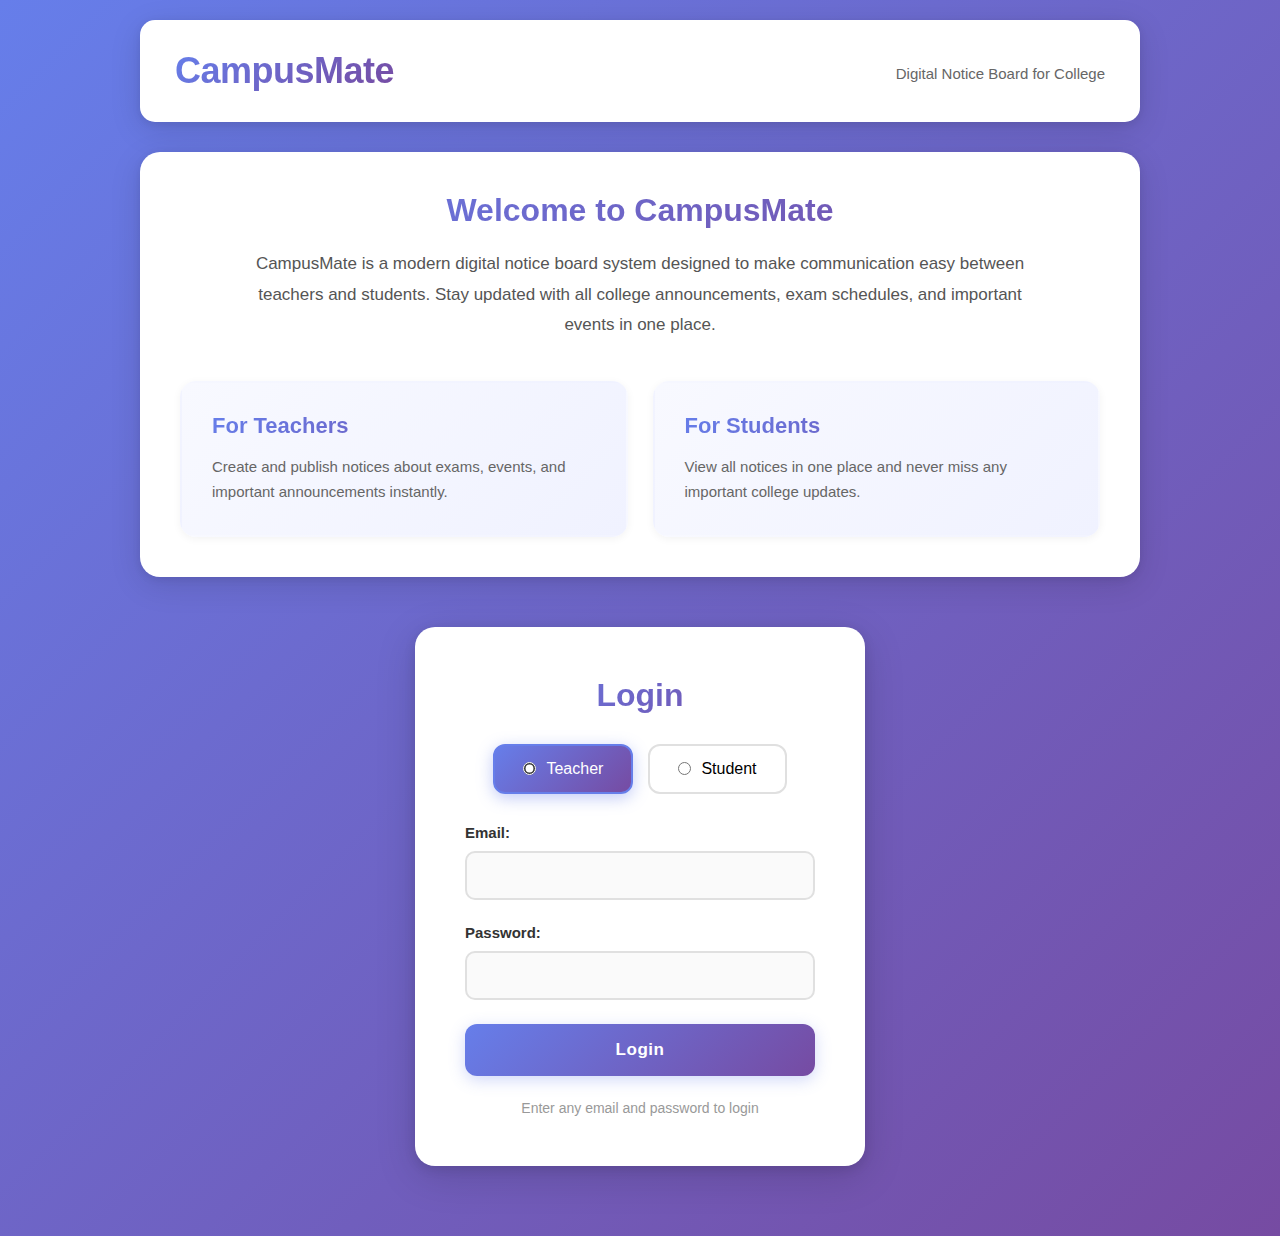
<file: index.html>
<!DOCTYPE html>
<html lang="en">
<head>
    <meta charset="UTF-8">
    <meta name="viewport" content="width=device-width, initial-scale=1.0">
    <title>CampusMate - Digital Notice Board</title>
    <link rel="stylesheet" href="style.css">
</head>
<body>
    <div class="container">
        <div class="header">
            <h1>CampusMate</h1>
            <p>Digital Notice Board for College</p>
        </div>

        <!-- Added introduction section -->
        <div class="intro-section">
            <h2>Welcome to CampusMate</h2>
            <p>CampusMate is a modern digital notice board system designed to make communication easy between teachers and students. Stay updated with all college announcements, exam schedules, and important events in one place.</p>
            
            <div class="features">
                <div class="feature-card">
                    <h3>For Teachers</h3>
                    <p>Create and publish notices about exams, events, and important announcements instantly.</p>
                </div>
                <div class="feature-card">
                    <h3>For Students</h3>
                    <p>View all notices in one place and never miss any important college updates.</p>
                </div>
            </div>
        </div>

        <div class="login-box">
            <h2>Login</h2>
            
            <div class="role-selection">
                <label>
                    <input type="radio" name="role" value="teacher" checked>
                    Teacher
                </label>
                <label>
                    <input type="radio" name="role" value="student">
                    Student
                </label>
            </div>

            <form id="loginForm">
                <div class="form-group">
                    <label>Email:</label>
                    <input type="email" id="email" required>
                </div>

                <div class="form-group">
                    <label>Password:</label>
                    <input type="password" id="password" required>
                </div>

                <button type="submit">Login</button>
            </form>

            <p class="info-text">Enter any email and password to login</p>
        </div>
    </div>

    <script src="script.js"></script>
</body>
</html>
</file>
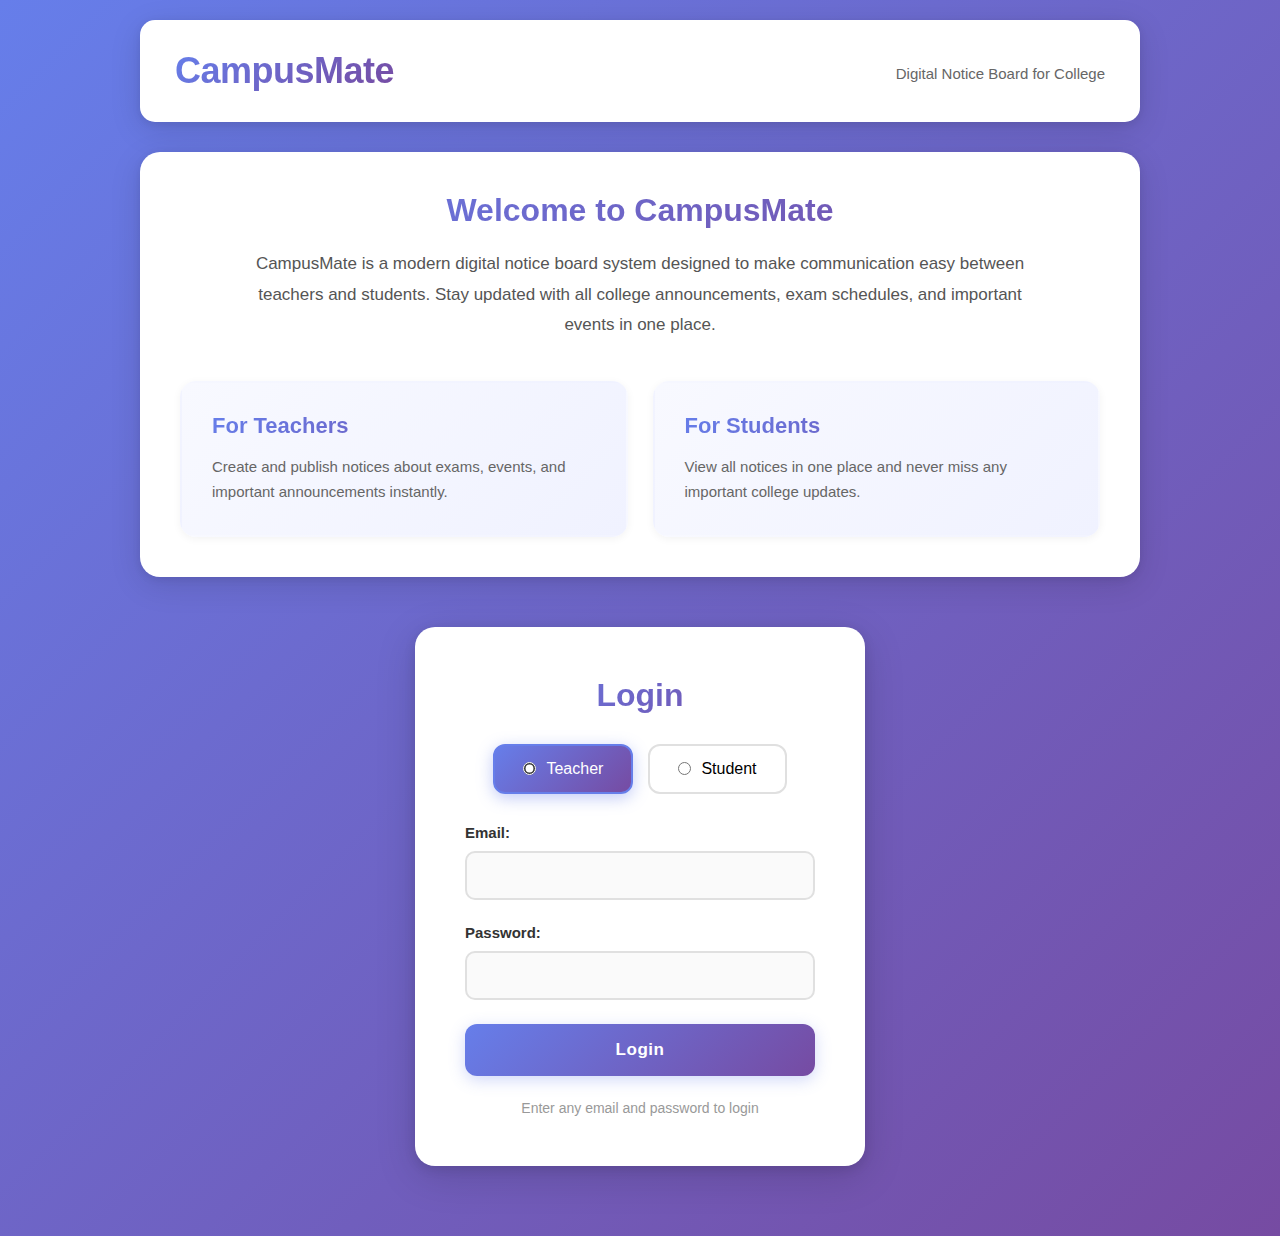
<file: student.html>
<!DOCTYPE html>
<html lang="en">
<head>
    <meta charset="UTF-8">
    <meta name="viewport" content="width=device-width, initial-scale=1.0">
    <title>Student Dashboard - CampusMate</title>
    <link rel="stylesheet" href="style.css">
</head>
<body>
    <div class="container">
        <div class="header">
            <h1>CampusMate - Student Dashboard</h1>
            <button onclick="logout()" class="logout-btn">Logout</button>
        </div>

        <div class="dashboard">
            <div class="notices-list">
                <h2>College Notices</h2>
                <div id="noticesList"></div>
            </div>
        </div>
    </div>

    <script src="script.js"></script>
    <script>
        checkAuth('student');
        loadNotices();
    </script>
</body>
</html>
</file>
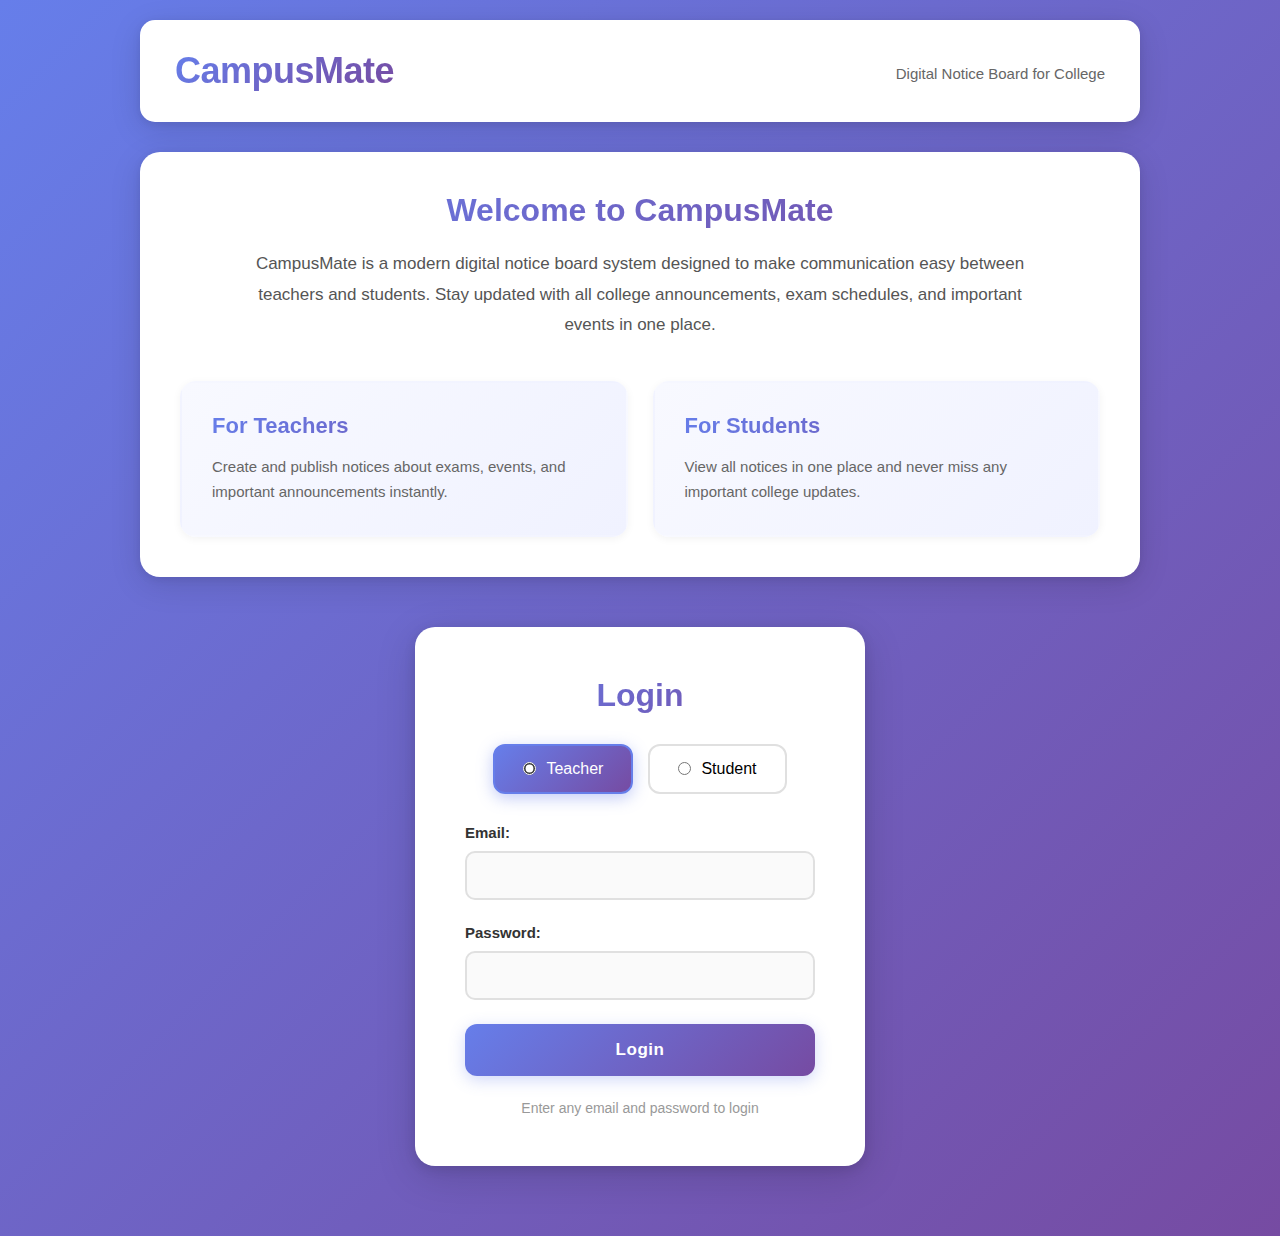
<file: teacher.html>
<!DOCTYPE html>
<html lang="en">
<head>
    <meta charset="UTF-8">
    <meta name="viewport" content="width=device-width, initial-scale=1.0">
    <title>Teacher Dashboard - CampusMate</title>
    <link rel="stylesheet" href="style.css">
</head>
<body>
    <div class="container">
        <div class="header">
            <h1>CampusMate - Teacher Dashboard</h1>
            <button onclick="logout()" class="logout-btn">Logout</button>
        </div>

        <div class="dashboard">
            <div class="create-notice">
                <h2>Create New Notice</h2>
                <form id="noticeForm">
                    <div class="form-group">
                        <label>Notice Title:</label>
                        <input type="text" id="noticeTitle" required>
                    </div>

                    <div class="form-group">
                        <label>Notice Type:</label>
                        <select id="noticeType" required>
                            <option value="exam">Exam</option>
                            <option value="event">Event</option>
                            <option value="general">General</option>
                            <option value="urgent">Urgent</option>
                        </select>
                    </div>

                    <div class="form-group">
                        <label>Description:</label>
                        <textarea id="noticeDescription" rows="4" required></textarea>
                    </div>

                    <div class="form-group">
                        <label>Date:</label>
                        <input type="date" id="noticeDate" required>
                    </div>

                    <button type="submit">Publish Notice</button>
                </form>
            </div>

            <div class="notices-list">
                <h2>All Notices</h2>
                <div id="noticesList"></div>
            </div>
        </div>
    </div>

    <script src="script.js"></script>
    <script>
        checkAuth('teacher');
        loadNotices();
    </script>
</body>
</html>
</file>
<file: style.css>
* {
  margin: 0;
  padding: 0;
  box-sizing: border-box;
}

body {
  font-family: "Segoe UI", Tahoma, Geneva, Verdana, sans-serif;
  /* Updated to more vibrant and modern gradient background */
  background: linear-gradient(135deg, #667eea 0%, #764ba2 100%);
  min-height: 100vh;
  padding: 20px;
}

.container {
  max-width: 1000px;
  margin: 0 auto;
}

.header {
  background-color: white;
  /* Increased padding for more spacious feel */
  padding: 30px 35px;
  border-radius: 15px;
  margin-bottom: 30px;
  /* Enhanced shadow with multiple layers for depth */
  box-shadow: 0 8px 32px rgba(0, 0, 0, 0.12), 0 2px 8px rgba(0, 0, 0, 0.08);
  display: flex;
  justify-content: space-between;
  align-items: center;
}

.header h1 {
  /* Added more vibrant gradient for title */
  background: linear-gradient(135deg, #667eea 0%, #764ba2 100%);
  -webkit-background-clip: text;
  -webkit-text-fill-color: transparent;
  background-clip: text;
  font-size: 36px;
  font-weight: 700;
  /* Added text shadow for depth (only visible on fallback) */
  letter-spacing: -0.5px;
}

.header p {
  color: #666;
  margin-top: 5px;
  font-size: 15px;
  font-weight: 500;
}

/* Added styling for introduction section */
.intro-section {
  background-color: white;
  padding: 40px;
  border-radius: 20px;
  margin-bottom: 30px;
  box-shadow: 0 8px 32px rgba(0, 0, 0, 0.12), 0 2px 8px rgba(0, 0, 0, 0.08);
}

.intro-section h2 {
  background: linear-gradient(135deg, #667eea 0%, #764ba2 100%);
  -webkit-background-clip: text;
  -webkit-text-fill-color: transparent;
  background-clip: text;
  font-size: 32px;
  font-weight: 700;
  margin-bottom: 20px;
  text-align: center;
}

.intro-section > p {
  color: #555;
  font-size: 17px;
  line-height: 1.8;
  text-align: center;
  margin-bottom: 40px;
  max-width: 800px;
  margin-left: auto;
  margin-right: auto;
}

.features {
  display: grid;
  grid-template-columns: repeat(2, 1fr);
  gap: 25px;
  margin-top: 30px;
}

.feature-card {
  background: linear-gradient(135deg, #f8f9ff 0%, #f0f2ff 100%);
  padding: 30px;
  border-radius: 16px;
  border: 2px solid transparent;
  transition: all 0.3s ease;
  box-shadow: 0 2px 8px rgba(0, 0, 0, 0.05);
}

.feature-card:hover {
  transform: translateY(-5px);
  box-shadow: 0 8px 24px rgba(102, 126, 234, 0.2);
  border-color: #667eea;
}

.feature-card h3 {
  background: linear-gradient(135deg, #667eea 0%, #764ba2 100%);
  -webkit-background-clip: text;
  -webkit-text-fill-color: transparent;
  background-clip: text;
  font-size: 22px;
  font-weight: 700;
  margin-bottom: 15px;
}

.feature-card p {
  color: #666;
  font-size: 15px;
  line-height: 1.7;
}

.logout-btn {
  background: linear-gradient(135deg, #f093fb 0%, #f5576c 100%);
  color: white;
  border: none;
  /* Increased padding for better button size */
  padding: 12px 28px;
  border-radius: 10px;
  cursor: pointer;
  font-size: 15px;
  font-weight: 600;
  /* Added smooth transitions for multiple properties */
  transition: all 0.3s ease;
  box-shadow: 0 4px 12px rgba(245, 87, 108, 0.3);
}

.logout-btn:hover {
  transform: translateY(-3px);
  box-shadow: 0 6px 20px rgba(245, 87, 108, 0.4);
}

.login-box {
  background-color: white;
  /* Increased padding for more spacious login box */
  padding: 50px;
  border-radius: 20px;
  /* Enhanced shadow for better elevation */
  box-shadow: 0 10px 40px rgba(0, 0, 0, 0.15), 0 3px 12px rgba(0, 0, 0, 0.1);
  max-width: 450px;
  margin: 50px auto;
}

.login-box h2 {
  margin-bottom: 30px;
  background: linear-gradient(135deg, #667eea 0%, #764ba2 100%);
  -webkit-background-clip: text;
  -webkit-text-fill-color: transparent;
  background-clip: text;
  text-align: center;
  font-size: 32px;
  font-weight: 700;
}

.role-selection {
  display: flex;
  gap: 15px;
  margin-bottom: 30px;
  justify-content: center;
}

.role-selection label {
  display: flex;
  align-items: center;
  gap: 10px;
  cursor: pointer;
  /* Increased padding for better clickable area */
  padding: 14px 28px;
  border: 2px solid #e0e0e0;
  border-radius: 12px;
  /* Enhanced transition with all properties */
  transition: all 0.3s ease;
  font-weight: 500;
  background-color: white;
}

.role-selection label:hover {
  border-color: #667eea;
  /* Added subtle gradient background on hover */
  background: linear-gradient(135deg, #f8f9ff 0%, #f0f2ff 100%);
  transform: translateY(-2px);
  box-shadow: 0 4px 12px rgba(102, 126, 234, 0.2);
}

.role-selection label:has(input[type="radio"]:checked) {
  /* Enhanced checked state with gradient and stronger colors */
  border-color: #667eea;
  background: linear-gradient(135deg, #667eea 0%, #764ba2 100%);
  color: white;
  box-shadow: 0 4px 16px rgba(102, 126, 234, 0.4);
}

/* Added styling for radio input */
.role-selection input[type="radio"] {
  accent-color: white;
}

.form-group {
  margin-bottom: 24px;
}

.form-group label {
  display: block;
  margin-bottom: 10px;
  color: #333;
  font-weight: 600;
  font-size: 15px;
}

.form-group input,
.form-group select,
.form-group textarea {
  width: 100%;
  /* Increased padding for better input size */
  padding: 14px 16px;
  border: 2px solid #e0e0e0;
  border-radius: 10px;
  font-size: 15px;
  /* Enhanced transition for smooth focus effect */
  transition: all 0.3s ease;
  background-color: #fafafa;
}

.form-group input:focus,
.form-group select:focus,
.form-group textarea:focus {
  outline: none;
  border-color: #667eea;
  /* Added background color change and shadow on focus */
  background-color: white;
  box-shadow: 0 0 0 4px rgba(102, 126, 234, 0.1);
}

.form-group textarea {
  resize: vertical;
  min-height: 120px;
}

button[type="submit"] {
  width: 100%;
  background: linear-gradient(135deg, #667eea 0%, #764ba2 100%);
  color: white;
  border: none;
  /* Increased padding for prominent submit button */
  padding: 16px;
  border-radius: 12px;
  cursor: pointer;
  font-size: 17px;
  font-weight: 700;
  /* Enhanced transition with transform and shadow */
  transition: all 0.3s ease;
  box-shadow: 0 4px 16px rgba(102, 126, 234, 0.3);
  letter-spacing: 0.5px;
}

button[type="submit"]:hover {
  transform: translateY(-3px);
  box-shadow: 0 8px 24px rgba(102, 126, 234, 0.4);
}

button[type="submit"]:active {
  transform: translateY(-1px);
}

.info-text {
  text-align: center;
  color: #999;
  margin-top: 24px;
  font-size: 14px;
}

.dashboard {
  display: grid;
  gap: 30px;
}

.create-notice,
.notices-list {
  background-color: white;
  /* Increased padding for spacious cards */
  padding: 35px;
  border-radius: 20px;
  /* Enhanced shadow for better card elevation */
  box-shadow: 0 8px 32px rgba(0, 0, 0, 0.12), 0 2px 8px rgba(0, 0, 0, 0.08);
}

.create-notice h2,
.notices-list h2 {
  margin-bottom: 25px;
  /* Added gradient to section headings */
  background: linear-gradient(135deg, #667eea 0%, #764ba2 100%);
  -webkit-background-clip: text;
  -webkit-text-fill-color: transparent;
  background-clip: text;
  font-size: 26px;
  font-weight: 700;
}

.notice-card {
  /* Enhanced notice card with gradient border effect */
  border: 2px solid transparent;
  background: linear-gradient(white, white) padding-box, linear-gradient(135deg, #667eea 0%, #764ba2 100%) border-box;
  padding: 24px;
  border-radius: 16px;
  margin-bottom: 20px;
  /* Enhanced transition for smooth hover effect */
  transition: all 0.3s ease;
  box-shadow: 0 2px 8px rgba(0, 0, 0, 0.08);
}

.notice-card:hover {
  /* Enhanced hover effect with lift and shadow */
  transform: translateY(-4px);
  box-shadow: 0 12px 32px rgba(102, 126, 234, 0.2);
}

.notice-card h3 {
  color: #333;
  margin-bottom: 14px;
  font-size: 22px;
  font-weight: 700;
}

.notice-badge {
  display: inline-block;
  /* Increased padding for better badge appearance */
  padding: 8px 18px;
  border-radius: 25px;
  font-size: 13px;
  font-weight: 700;
  margin-bottom: 14px;
  /* Added text transform for consistent badge text */
  text-transform: uppercase;
  letter-spacing: 0.5px;
}

.notice-badge.exam {
  background-color: #ffc107;
  color: #000;
  /* Added shadow for badge depth */
  box-shadow: 0 2px 8px rgba(255, 193, 7, 0.3);
}

.notice-badge.event {
  background-color: #28a745;
  color: white;
  box-shadow: 0 2px 8px rgba(40, 167, 69, 0.3);
}

.notice-badge.general {
  background-color: #6c757d;
  color: white;
  box-shadow: 0 2px 8px rgba(108, 117, 125, 0.3);
}

.notice-badge.urgent {
  background-color: #dc3545;
  color: white;
  box-shadow: 0 2px 8px rgba(220, 53, 69, 0.3);
  /* Added animation for urgent badges */
  animation: pulse 2s infinite;
}

/* Added pulse animation for urgent badges */
@keyframes pulse {
  0%,
  100% {
    box-shadow: 0 2px 8px rgba(220, 53, 69, 0.3);
  }
  50% {
    box-shadow: 0 2px 16px rgba(220, 53, 69, 0.6);
  }
}

.notice-card p {
  color: #555;
  margin-bottom: 10px;
  line-height: 1.7;
  font-size: 15px;
}

.notice-date {
  color: #999;
  font-size: 13px;
  font-style: italic;
  font-weight: 500;
}

.delete-btn {
  background: linear-gradient(135deg, #f093fb 0%, #f5576c 100%);
  color: white;
  border: none;
  /* Increased padding for better button size */
  padding: 10px 22px;
  border-radius: 10px;
  cursor: pointer;
  margin-top: 14px;
  font-weight: 600;
  font-size: 14px;
  /* Enhanced transition for smooth hover */
  transition: all 0.3s ease;
  box-shadow: 0 2px 8px rgba(245, 87, 108, 0.3);
}

.delete-btn:hover {
  transform: translateY(-2px);
  box-shadow: 0 6px 16px rgba(245, 87, 108, 0.4);
}

.no-notices {
  text-align: center;
  color: #999;
  padding: 50px;
  font-size: 17px;
  /* Added background for empty state */
  background: linear-gradient(135deg, #f8f9ff 0%, #f0f2ff 100%);
  border-radius: 12px;
}

/* Added responsive design for mobile devices */
@media (max-width: 768px) {
  body {
    padding: 10px;
  }

  .header {
    flex-direction: column;
    text-align: center;
    gap: 15px;
  }

  .header h1 {
    font-size: 28px;
  }

  /* Added responsive styling for intro section */
  .intro-section {
    padding: 25px 20px;
  }

  .intro-section h2 {
    font-size: 26px;
  }

  .intro-section > p {
    font-size: 15px;
  }

  .features {
    grid-template-columns: 1fr;
    gap: 20px;
  }

  .feature-card {
    padding: 25px;
  }

  .login-box {
    padding: 30px 25px;
    margin: 20px auto;
  }

  .role-selection {
    flex-direction: column;
    gap: 10px;
  }

  .role-selection label {
    justify-content: center;
  }

  .create-notice,
  .notices-list {
    padding: 25px 20px;
  }
}
</file>
